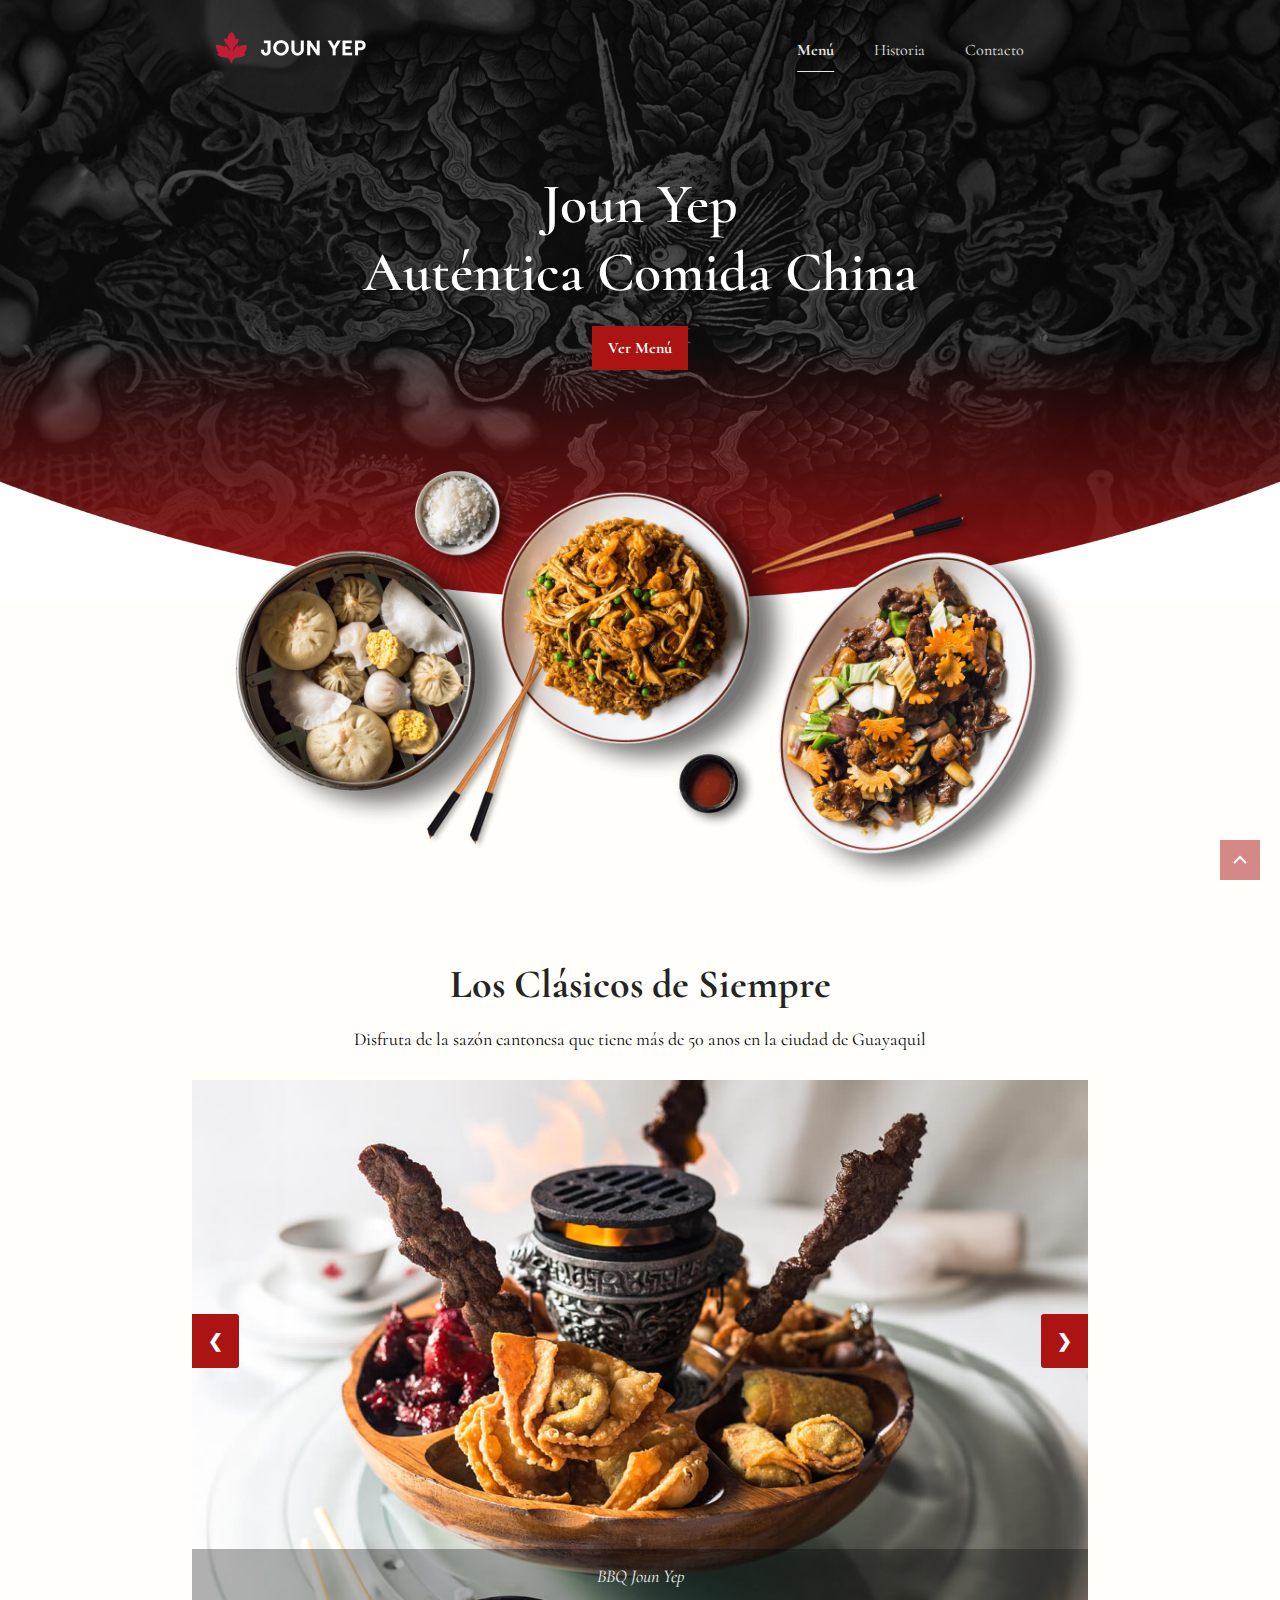
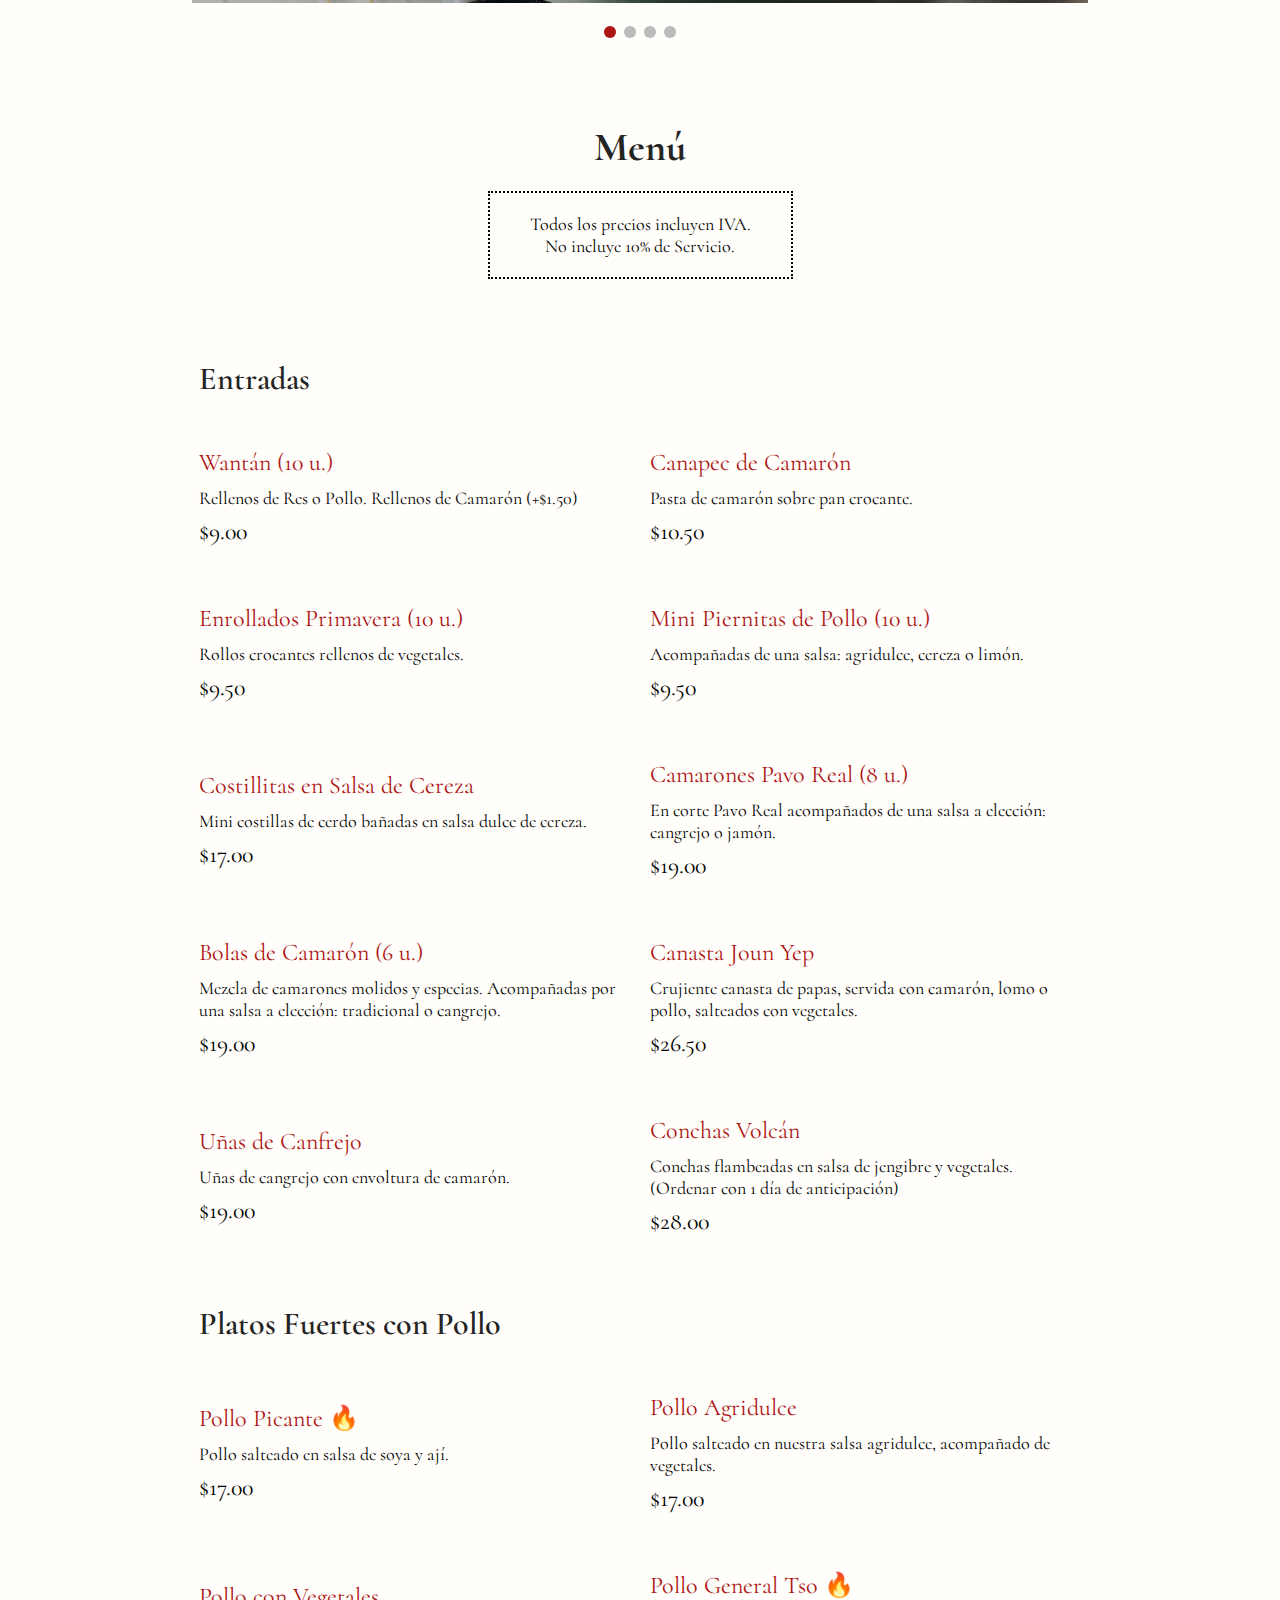
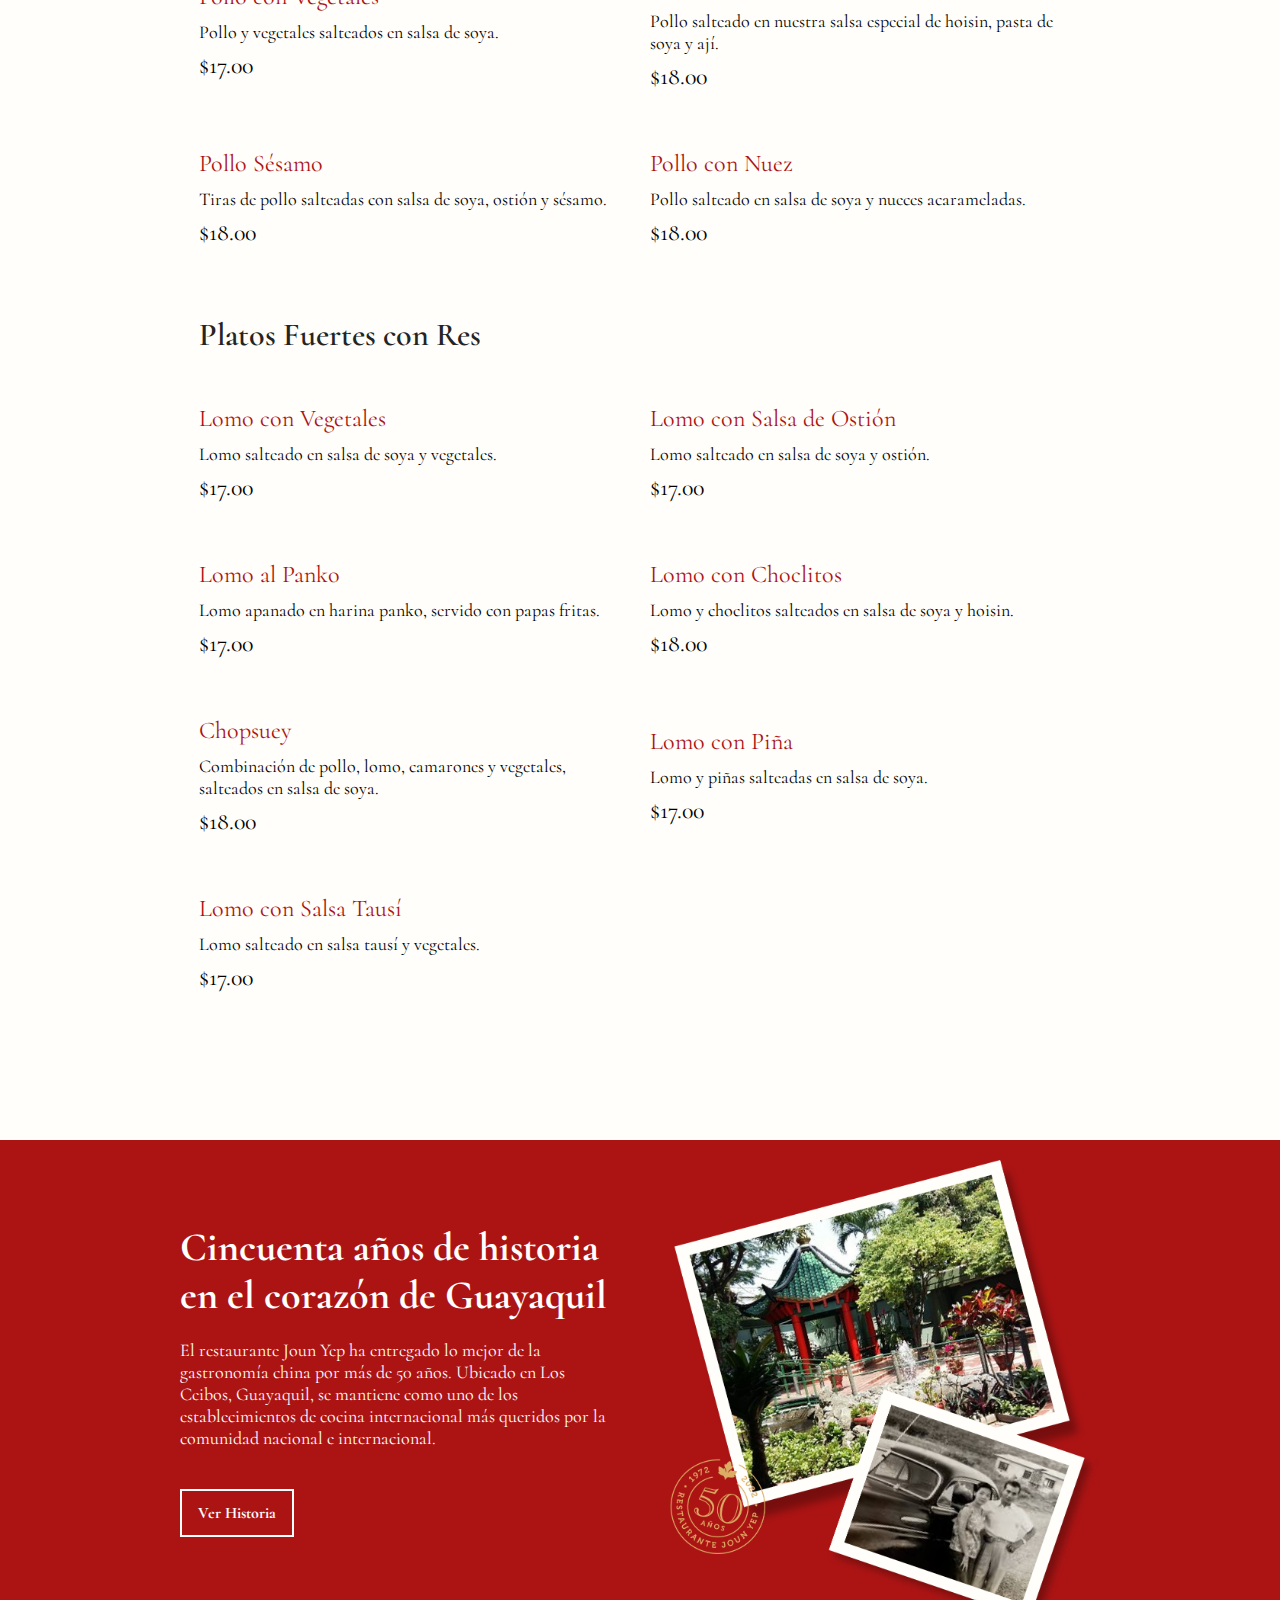
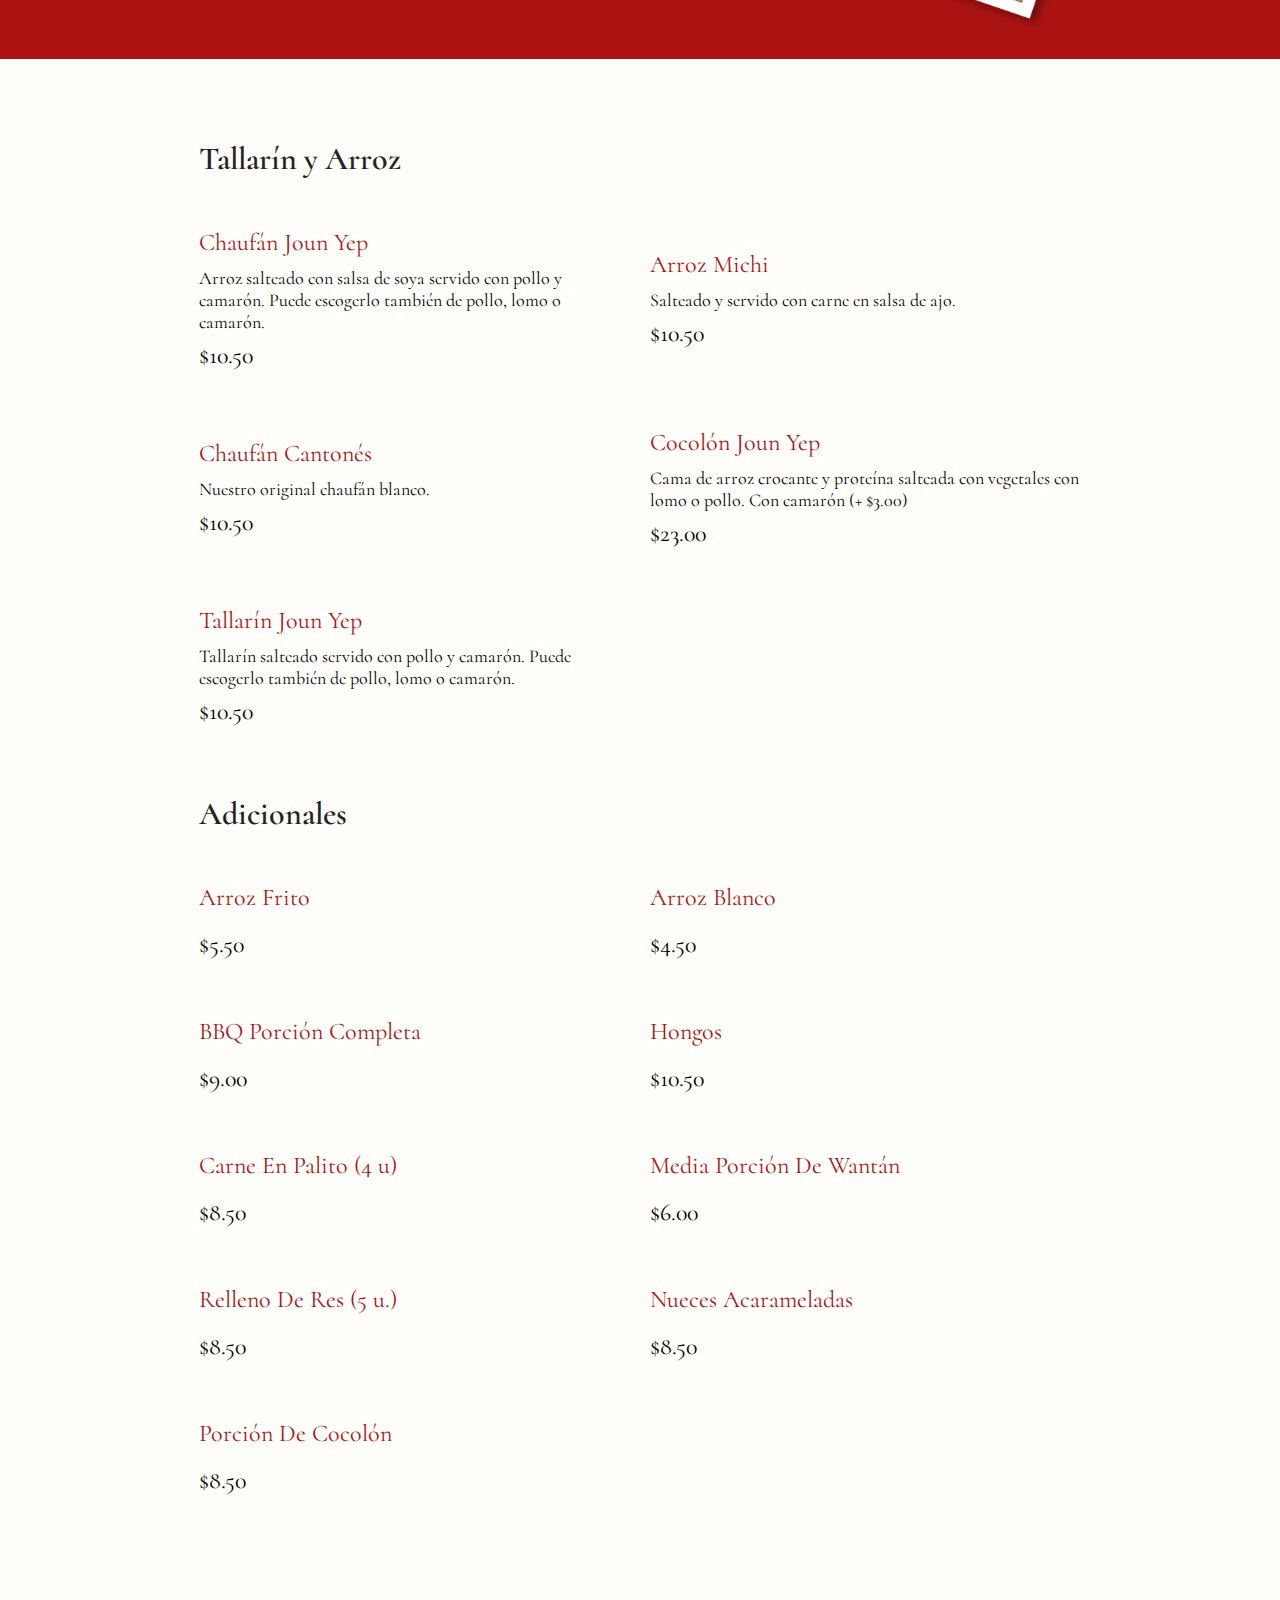
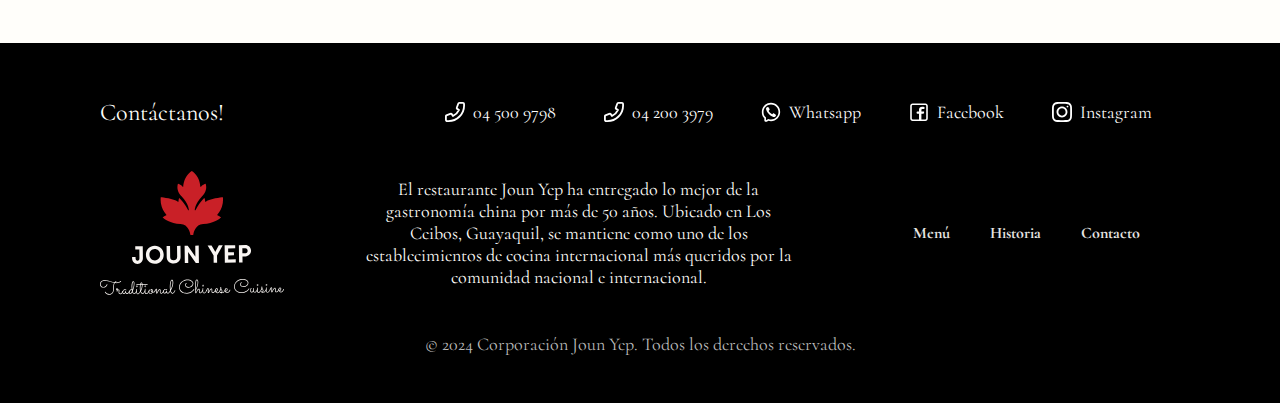
<file: index.html>
<!DOCTYPE html>
<html lang="es">

<head>
    <meta charset="UTF-8">
    <meta http-equiv="X-UA-Compatible" content="IE=edge">
    <meta name="viewport" content="width=device-width, initial-scale=1.0">
    <link rel="stylesheet" href="css/html5reset.css">
    <link rel="stylesheet" href="css/stylesheet.css">
    <link rel="preconnect" href="https://fonts.googleapis.com">
    <link rel="preconnect" href="https://fonts.gstatic.com" crossorigin>
    <link href="https://fonts.googleapis.com/css2?family=Cormorant:ital,wght@0,300..700;1,300..700&display=swap"
        rel="stylesheet">
    <link rel="icon" type="image/x-icon" href="/images/favicon.png">
    <title>Restaurante Joun Yep</title>
</head>

<body>
    <header>
        <div class="hero" id="top">
            <a href="#main" class="skip">Skip to main content</a>
            <nav class="navigation">
                <a href="index.html">
                    <img src="images/logo.png" alt="Logotype" id="logo">
                </a>
                <ul class="nav_links">
                    <li class="nav_item_active"><a href="index.html">Menú</a></li>
                    <li class="nav_item"><a href="historia.html">Historia</a></li>
                    <li class="nav_item"><a href="contacto.html">Contacto</a></li>
                </ul>
            </nav>
            <div class="heading">
                <h1>Joun Yep<br>
                    Auténtica Comida China</h1>
                <div class="button" onclick="window.location.href='#menu';">Ver Menú</div>
            </div>
            <a href="#top">
                <img class="backtop" id="backtop" src="images/Backtop.svg" alt="Back to top button"></a>
        </div>
        <div class="dishes_flex">
            <img class="dishes" src="images/Dishes_header.png" alt="Aerial view of the restaurant's dishes">
        </div>


    </header>


    <main id="main">

        <!-- Area for the 'Classics' gallery -->
        <div class="story_text">
            <h2>Los Clásicos de Siempre</h2>
            <p>Disfruta de la sazón cantonesa que tiene más de 50 anos en la ciudad de Guayaquil</p>
        </div>


        <div class="slideshow-container">

            <div class="mySlides fade">
                <img src="images/Slide1.jpg" style="width:100%"
                    alt="Plato BBQ con carne en palito, wantanes fritos rellenos de chancho, samosas de camaron y rollitos primavera">
                <div class="text">BBQ Joun Yep</div>
            </div>

            <div class="mySlides fade">
                <img src="images/Slide2.jpg" style="width:100%" alt="El clasico chaulafan Joun Yep">
                <div class="text">Chaulafan Joun Yep</div>
            </div>

            <div class="mySlides fade">
                <img src="images/Slide3.jpg" style="width:100%" alt="Pescado al vapor al estilo cantones">
                <div class="text">Pescado al Vapor</div>
            </div>

            <div class="mySlides fade">
                <img src="images/Slide4.jpg" style="width:100%"
                    alt="Sopa de pollo tierno cocido en caldo con especias">
                <div class="text">Sopa en Taza de Bambu</div>
            </div>

            <a class="prev" onclick="plusSlides(-1)">❮</a>
            <a class="next" onclick="plusSlides(1)">❯</a>

        </div>
        <br>

        <div style="text-align:center">
            <span class="dot" onclick="currentSlide(1)"></span>
            <span class="dot" onclick="currentSlide(2)"></span>
            <span class="dot" onclick="currentSlide(3)"></span>
            <span class="dot" onclick="currentSlide(4)"></span>
        </div>





        <!-- Area for the menu p1 -->
        <div class="menu" id="menu">
            <div class="story_text">
                <h2>Menú</h2>
                <p class="iva">Todos los precios incluyen IVA. <br>No incluye 10% de Servicio.</p>
            </div>

            <!-- Category: Entradas -->
            <div class="menu_category">
                <h3>Entradas</h3>
                <div class="category_grid">
                    <!-- Category items -->
                    <div class="category_item">
                        <h4>Wantán (10 u.)</h4>
                        <p>Rellenos de Res o Pollo. Rellenos de Camarón (+$1.50)</p>
                        <p class="price">$9.00</p>
                    </div>
                    <div class="category_item">
                        <h4>Canapec de Camarón</h4>
                        <p>Pasta de camarón sobre pan crocante.</p>
                        <p class="price">$10.50</p>
                    </div>
                    <div class="category_item">
                        <h4>Enrollados Primavera (10 u.)</h4>
                        <p>Rollos crocantes rellenos de vegetales.</p>
                        <p class="price">$9.50</p>
                    </div>
                    <div class="category_item">
                        <h4>Mini Piernitas de Pollo (10 u.)</h4>
                        <p>Acompañadas de una salsa: agridulce, cereza o limón.</p>
                        <p class="price">$9.50</p>
                    </div>
                    <div class="category_item">
                        <h4>Costillitas en Salsa de Cereza</h4>
                        <p>Mini costillas de cerdo bañadas en salsa dulce de cereza.</p>
                        <p class="price">$17.00</p>
                    </div>
                    <div class="category_item">
                        <h4>Camarones Pavo Real (8 u.)</h4>
                        <p>En corte Pavo Real acompañados de una salsa a elección: cangrejo o jamón.</p>
                        <p class="price">$19.00</p>
                    </div>
                    <div class="category_item">
                        <h4>Bolas de Camarón (6 u.)</h4>
                        <p>Mezcla de camarones molidos y especias. Acompañadas por una salsa a elección: tradicional o
                            cangrejo.</p>
                        <p class="price">$19.00</p>
                    </div>
                    <div class="category_item">
                        <h4>Canasta Joun Yep</h4>
                        <p>Crujiente canasta de papas, servida con camarón, lomo o pollo, salteados con vegetales. </p>
                        <p class="price">$26.50</p>
                    </div>
                    <div class="category_item">
                        <h4>Uñas de Canfrejo</h4>
                        <p>Uñas de cangrejo con envoltura de camarón.</p>
                        <p class="price">$19.00</p>
                    </div>
                    <div class="category_item">
                        <h4>Conchas Volcán</h4>
                        <p>Conchas flambeadas en salsa de jengibre y vegetales. (Ordenar con 1 día de anticipación)</p>
                        <p class="price">$28.00</p>
                    </div>
                </div>
            </div>

            <!-- Category: Platos Fuertes: Pollo -->
            <div class="menu_category">
                <h3>Platos Fuertes con Pollo</h3>
                <div class="category_grid">
                    <!-- Category items -->
                    <div class="category_item">
                        <h4>Pollo Picante 🔥</h4>
                        <p>Pollo salteado en salsa de soya y ají.</p>
                        <p class="price">$17.00</p>
                    </div>
                    <div class="category_item">
                        <h4>Pollo Agridulce</h4>
                        <p>Pollo salteado en nuestra salsa agridulce, acompañado de vegetales.</p>
                        <p class="price">$17.00</p>
                    </div>
                    <div class="category_item">
                        <h4>Pollo con Vegetales</h4>
                        <p>Pollo y vegetales salteados en salsa de soya.</p>
                        <p class="price">$17.00</p>
                    </div>
                    <div class="category_item">
                        <h4>Pollo General Tso 🔥</h4>
                        <p>Pollo salteado en nuestra salsa especial de hoisin, pasta de soya y ají.</p>
                        <p class="price">$18.00</p>
                    </div>
                    <div class="category_item">
                        <h4>Pollo Sésamo</h4>
                        <p>Tiras de pollo salteadas con salsa de soya, ostión y sésamo.</p>
                        <p class="price">$18.00</p>
                    </div>
                    <div class="category_item">
                        <h4>Pollo con Nuez</h4>
                        <p>Pollo salteado en salsa de soya y nueces acarameladas. </p>
                        <p class="price">$18.00</p>
                    </div>
                </div>
            </div>

            <!-- Category: Platos Fuertes: Res -->
            <div class="menu_category">
                <h3>Platos Fuertes con Res</h3>
                <div class="category_grid">
                    <!-- Category items -->
                    <div class="category_item">
                        <h4>Lomo con Vegetales</h4>
                        <p>Lomo salteado en salsa de soya y vegetales.</p>
                        <p class="price">$17.00</p>
                    </div>

                    <div class="category_item">
                        <h4>Lomo con Salsa de Ostión</h4>
                        <p>Lomo salteado en salsa de soya y ostión.</p>
                        <p class="price">$17.00</p>
                    </div>

                    <div class="category_item">
                        <h4>Lomo al Panko</h4>
                        <p>Lomo apanado en harina panko, servido con papas fritas.</p>
                        <p class="price">$17.00</p>
                    </div>

                    <div class="category_item">
                        <h4>Lomo con Choclitos</h4>
                        <p>Lomo y choclitos salteados en salsa de soya y hoisin.</p>
                        <p class="price">$18.00</p>
                    </div>

                    <div class="category_item">
                        <h4>Chopsuey</h4>
                        <p>Combinación de pollo, lomo, camarones y vegetales, salteados en salsa de soya.</p>
                        <p class="price">$18.00</p>
                    </div>

                    <div class="category_item">
                        <h4>Lomo con Piña</h4>
                        <p>Lomo y piñas salteadas en salsa de soya.</p>
                        <p class="price">$17.00</p>
                    </div>

                    <div class="category_item">
                        <h4>Lomo con Salsa Tausí</h4>
                        <p>Lomo salteado en salsa tausí y vegetales.</p>
                        <p class="price">$17.00</p>
                    </div>
                </div>
            </div>

        </div>


        <!-- Area for History -->
        <div class="highlight">
            <div class="highlight_text">
                <h2>Cincuenta años de historia en el corazón de Guayaquil</h2>
                <p>El restaurante Joun Yep ha entregado lo mejor de la gastronomía china por más de 50 años. Ubicado en
                    Los Ceibos, Guayaquil, se mantiene como uno de los establecimientos de cocina internacional más
                    queridos por la comunidad nacional e internacional.</p>
                <a href="/Historia.html" class="button_ghost">Ver Historia</a>
            </div>
            <div class="highlight_image">
                <img src="images/History_A.png" alt="Polaroids that show the restaurant and its founders" width="800">
            </div>

        </div>

        <!-- Area for the menu P2 -->
        <div class="menu">

            <!-- Category: Entradas -->
            <div class="menu_category">
                <h3>Tallarín y Arroz</h3>
                <div class="category_grid">
                    <!-- Category items -->
                    <div class="category_item">
                        <h4>Chaufán Joun Yep</h4>
                        <p>Arroz salteado con salsa de soya servido con pollo y camarón. Puede escogerlo también de
                            pollo, lomo o camarón.</p>
                        <p class="price">$10.50</p>
                    </div>

                    <div class="category_item">
                        <h4>Arroz Michi</h4>
                        <p>Salteado y servido con carne en salsa de ajo.</p>
                        <p class="price">$10.50</p>
                    </div>

                    <div class="category_item">
                        <h4>Chaufán Cantonés</h4>
                        <p>Nuestro original chaufán blanco.</p>
                        <p class="price">$10.50</p>
                    </div>

                    <div class="category_item">
                        <h4>Cocolón Joun Yep</h4>
                        <p>Cama de arroz crocante y proteína salteada con vegetales con lomo o pollo. Con camarón (+
                            $3.00)
                        </p>
                        <p class="price">$23.00</p>
                    </div>

                    <div class="category_item">
                        <h4>Tallarín Joun Yep</h4>
                        <p>Tallarín salteado servido con pollo y camarón. Puede escogerlo también de pollo, lomo o
                            camarón.</p>
                        <p class="price">$10.50</p>
                    </div>
                </div>
            </div>

            <!-- Category: Platos Fuertes: Pollo -->
            <div class="menu_category">
                <h3>Adicionales</h3>
                <div class="category_grid">
                    <!-- Category items -->
                    <div class="category_item">
                        <h4>Arroz Frito</h4>
                        <p></p>
                        <p class="price">$5.50</p>
                    </div>

                    <div class="category_item">
                        <h4>Arroz Blanco</h4>
                        <p></p>
                        <p class="price">$4.50</p>
                    </div>

                    <div class="category_item">
                        <h4>BBQ Porción Completa</h4>
                        <p></p>
                        <p class="price">$9.00</p>
                    </div>

                    <div class="category_item">
                        <h4>Hongos</h4>
                        <p></p>
                        <p class="price">$10.50</p>
                    </div>

                    <div class="category_item">
                        <h4>Carne En Palito (4 u)</h4>
                        <p></p>
                        <p class="price">$8.50</p>
                    </div>

                    <div class="category_item">
                        <h4>Media Porción De Wantán</h4>
                        <p></p>
                        <p class="price">$6.00</p>
                    </div>

                    <div class="category_item">
                        <h4>Relleno De Res (5 u.)</h4>
                        <p></p>
                        <p class="price">$8.50</p>
                    </div>

                    <div class="category_item">
                        <h4>Nueces Acarameladas</h4>
                        <p></p>
                        <p class="price">$8.50</p>
                    </div>

                    <div class="category_item">
                        <h4>Porción De Cocolón</h4>
                        <p></p>
                        <p class="price">$8.50</p>
                    </div>

                </div>
            </div>
        </div>
    </main>

    <footer>
        <div class="contact_section">
            <h4>Contáctanos!</h4>
            <br>
            <div class="options_grid">
                <a href="tel:045009798">
                    <div class="contact_option">
                        <img src="images/Icon_phone.svg" alt="Icon of a phone">
                        <p>04 500 9798</p>
                    </div>
                </a>
                <a href="tel:042003979">
                    <div class="contact_option">
                        <img src="images/Icon_phone.svg" alt="Icon of a phone">
                        <p>04 200 3979</p>
                    </div>
                </a>
                <a href="https://wa.me/123456789" target="blank">
                    <div class="contact_option">
                        <img src="images/Icon_whatsapp.svg" alt="Whatsapp Icon">
                        <p>Whatsapp</p>
                    </div>
                </a>
                <a href="https://www.facebook.com/people/Restaurant-Joun-Yep/100063608375592/?sk=about" target="blank">
                    <div class="contact_option">
                        <img src="images/Icon_facebook.svg" alt="Facebook Icon">
                        <p>Facebook</p>
                    </div>
                </a>
                <a href="https://www.instagram.com/jounyep/?hl=en" target="blank">
                    <div class="contact_option">
                        <img src="images/Icon_instagram.svg" alt="Instagram Icon">
                        <p>Instagram</p>
                    </div>

                </a>
            </div>
        </div>
        <div class="info_section">
            <img src="images/Footer_logo.svg" alt="Logo">
            <br>
            <p>El restaurante Joun Yep ha entregado lo mejor de la gastronomía china por más de 50 años. Ubicado en
                Los Ceibos, Guayaquil, se mantiene como uno de los establecimientos de cocina internacional más
                queridos por la comunidad nacional e internacional.</p>
            <br>
            <ul class="nav_links">
                <li class="nav_item"><a href="index.html">Menú</a></li>
                <li class="nav_item"><a href="historia.html">Historia</a></li>
                <li class="nav_item"><a href="contacto.html">Contacto</a></li>
            </ul>
        </div>
        <p class="copyright">© 2024 Corporación Joun Yep. Todos los derechos reservados.</p>


    </footer>


    <script src="js/javascript.js"></script>


</body>

</html>
</file>
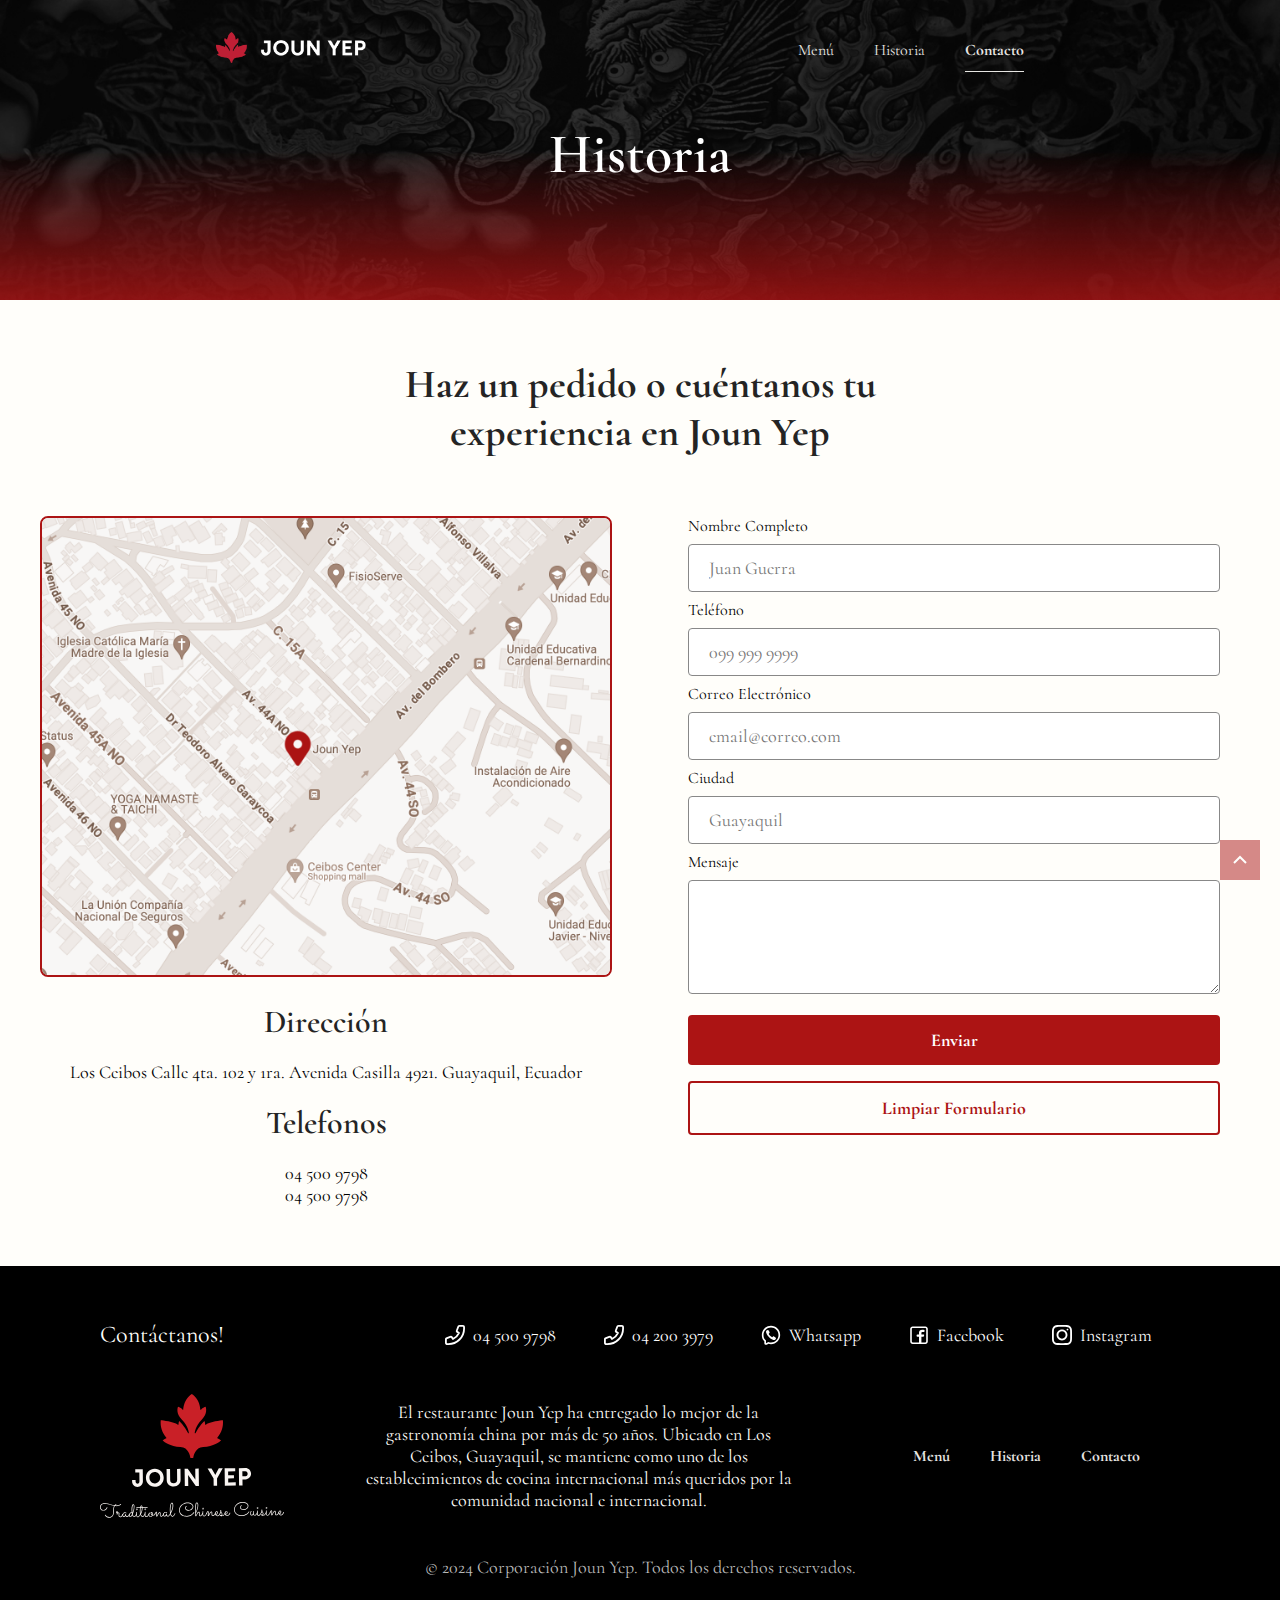
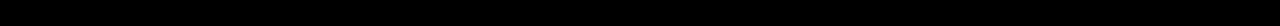
<file: contacto.html>
<!DOCTYPE html>
<html lang="es">

<head>
    <meta charset="UTF-8">
    <meta http-equiv="X-UA-Compatible" content="IE=edge">
    <meta name="viewport" content="width=device-width, initial-scale=1.0">
    <link rel="stylesheet" href="css/html5reset.css">
    <link rel="stylesheet" href="css/stylesheet.css">
    <link rel="preconnect" href="https://fonts.googleapis.com">
    <link rel="preconnect" href="https://fonts.gstatic.com" crossorigin>
    <link href="https://fonts.googleapis.com/css2?family=Cormorant:ital,wght@0,300..700;1,300..700&display=swap"
        rel="stylesheet">
    <link rel="icon" type="image/x-icon" href="/images/favicon.png">
    <title>Contacto</title>
</head>

<body>
    <header>
        <div class="hero_internal">
            <a href="#main" class="skip">Skip to main content</a>
            <nav class="navigation">
                <a href="index.html">
                    <img src="images/logo.png" alt="Logotype" id="logo">
                </a>
                <ul class="nav_links">
                    <li class="nav_item"><a href="index.html">Menú</a></li>
                    <li class="nav_item"><a href="historia.html">Historia</a></li>
                    <li class="nav_item_active"><a href="contacto.html">Contacto</a></li>
                </ul>
            </nav>
            <div class="heading">
                <h1>Historia</h1>
            </div>
            <a href="#top">
                <img class="backtop" id="backtop" src="images/Backtop.svg" alt="Back to top button"></a>
        </div>

    </header>

    <main id="main">

        <div class="story_text">
            <h2>Haz un pedido o cuéntanos tu<br> experiencia en Joun Yep</h2>
        </div>

        <div class="contact_information">

            <div class="direccion">
                <a href="https://maps.app.goo.gl/PwibVXVzwieduk246" target="_blank">
                    <img src="images/map.png" style="width: 600px; height: auto;"
                        alt="Google Map image with a location pin">
                </a>
                <br>
                <h3>Dirección</h3>
                <br>
                <a href="https://maps.app.goo.gl/PwibVXVzwieduk246" target="_blank">
                    <p>Los Ceibos
                        Calle 4ta. 102 y 1ra. Avenida
                        Casilla 4921.
                        Guayaquil, Ecuador</p>
                </a>
                <br>

                <h3>Telefonos</h3>
                <br>
                <a href="tel:045009798">
                    <p>04 500 9798</p>
                </a>
                <a href="tel:042003979">
                    <p>04 500 9798</p>
                </a>
                <br>

            </div>

            <div class="form">
                <form id="contactForm" action="https://formspree.io/f/mjvnjbdn" method="POST">

                    <label for="firstName">Nombre Completo</label><br>
                    <input type="text" name="firstName" id="firstName" placeholder="Juan Guerra" required>

                    <label for="phoneNumber">Teléfono</label><br>
                    <input type="tel" name="phoneNumber" id="phoneNumber" placeholder="099 999 9999">

                    <label for="emailAddress">Correo Electrónico</label><br>
                    <input type="email" name="emailAddress" id="emailAddress" placeholder="email@correo.com" required>

                    <label for="cityName">Ciudad</label><br>
                    <input type="text" name="cityName" id="cityName" placeholder="Guayaquil" required>

                    <label for="message">Mensaje</label><br>
                    <textarea name="message" id="message" rows="4" cols="50" required></textarea>

                    <input type="submit" id="Enviar" value="Enviar">
                    <input type="reset" value="Limpiar Formulario" id="resetBtn">
                </form>
            </div>
        </div>
    </main>

    <footer>
        <div class="contact_section">
            <h4>Contáctanos!</h4>
            <br>
            <div class="options_grid">
                <a href="tel:045009798">
                    <div class="contact_option">
                        <img src="images/Icon_phone.svg" alt="Icon of a phone">
                        <p>04 500 9798</p>
                    </div>
                </a>
                <a href="tel:042003979">
                    <div class="contact_option">
                        <img src="images/Icon_phone.svg" alt="Icon of a phone">
                        <p>04 200 3979</p>
                    </div>
                </a>
                <a href="https://wa.me/123456789" target="blank">
                    <div class="contact_option">
                        <img src="images/Icon_whatsapp.svg" alt="Whatsapp Icon">
                        <p>Whatsapp</p>
                    </div>
                </a>
                <a href="https://www.facebook.com/people/Restaurant-Joun-Yep/100063608375592/?sk=about" target="blank">
                    <div class="contact_option">
                        <img src="images/Icon_facebook.svg" alt="Facebook Icon">
                        <p>Facebook</p>
                    </div>
                </a>
                <a href="https://www.instagram.com/jounyep/?hl=en" target="blank">
                    <div class="contact_option">
                        <img src="images/Icon_instagram.svg" alt="Instagram Icon">
                        <p>Instagram</p>
                    </div>

                </a>
            </div>
        </div>
        <div class="info_section">
            <img src="images/Footer_logo.svg" alt="Logo">
            <br>
            <p>El restaurante Joun Yep ha entregado lo mejor de la gastronomía china por más de 50 años. Ubicado en
                Los Ceibos, Guayaquil, se mantiene como uno de los establecimientos de cocina internacional más
                queridos por la comunidad nacional e internacional.</p>
            <br>
            <ul class="nav_links">
                <li class="nav_item"><a href="index.html">Menú</a></li>
                <li class="nav_item"><a href="historia.html">Historia</a></li>
                <li class="nav_item"><a href="contacto.html">Contacto</a></li>
            </ul>
        </div>
        <p class="copyright">© 2024 Corporación Joun Yep. Todos los derechos reservados.</p>


    </footer>

    <script src="js/javascript2.js"></script>


</body>

</html>
</file>
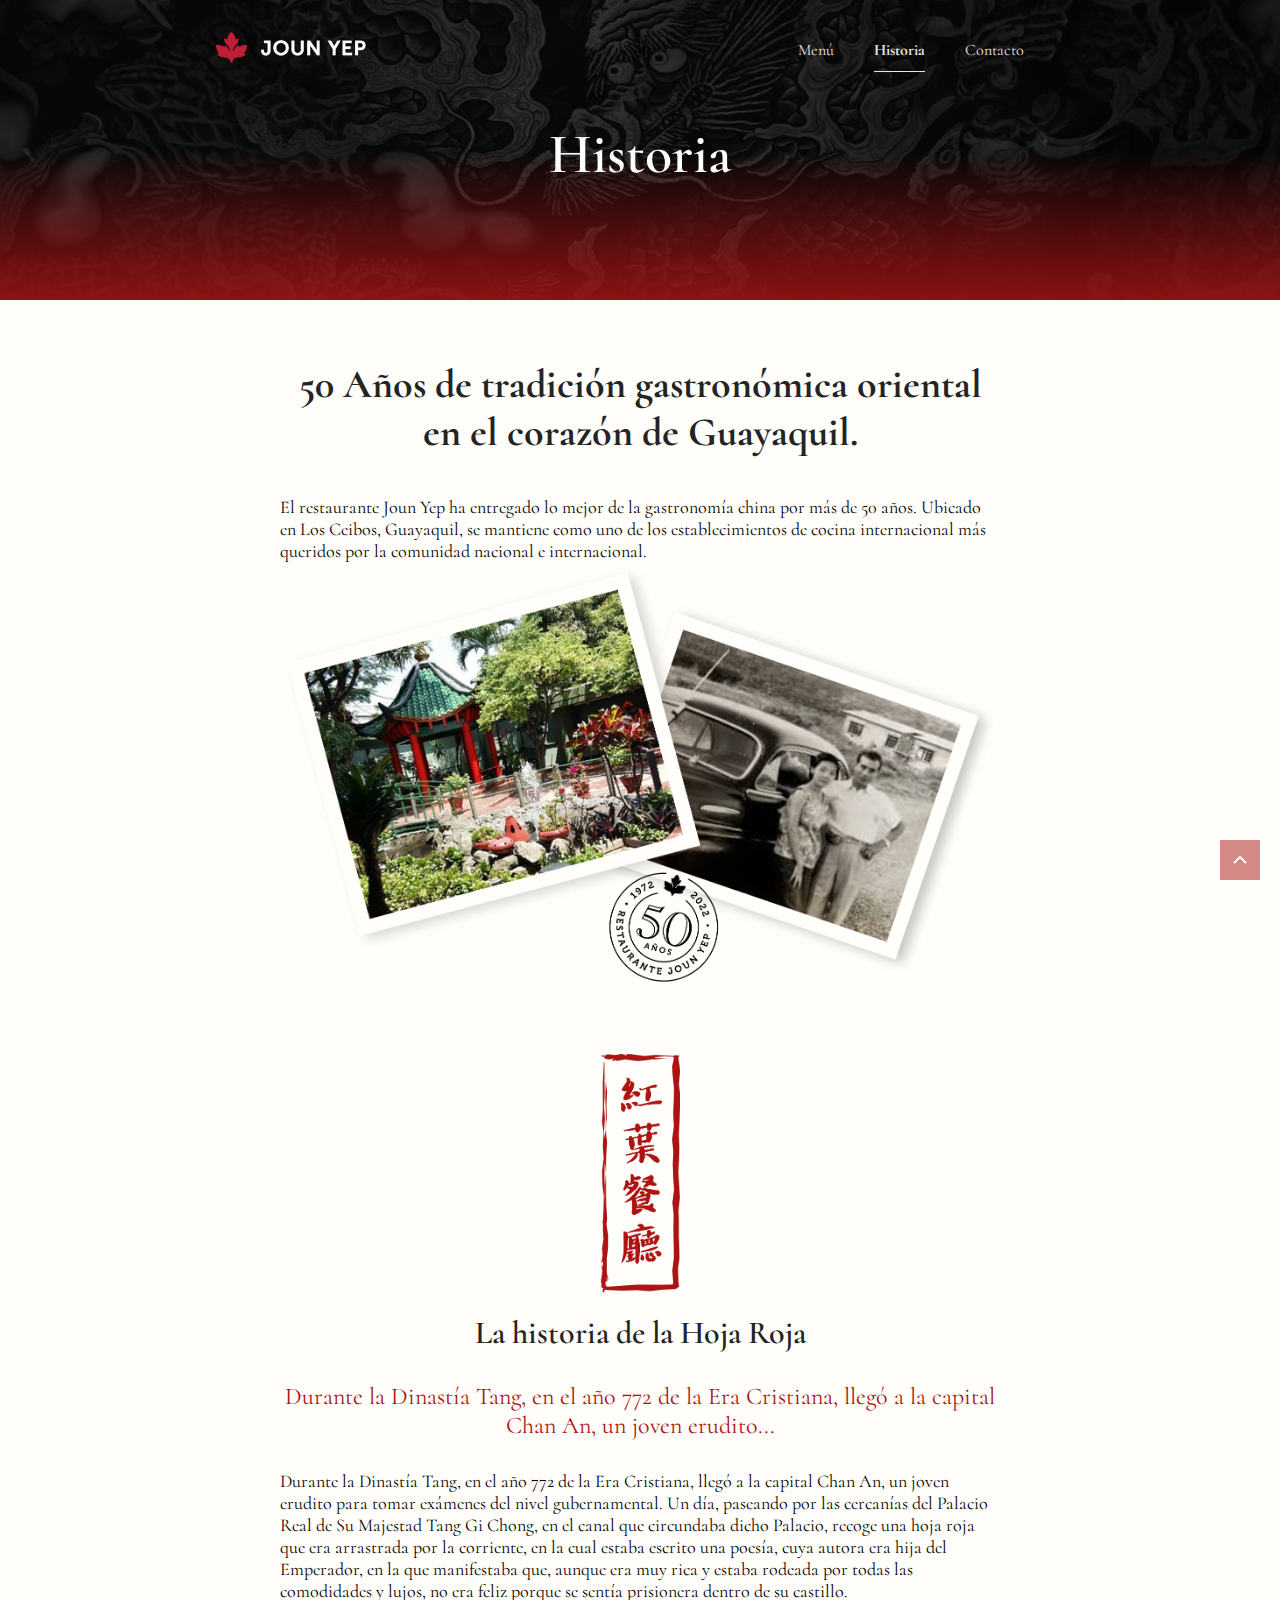
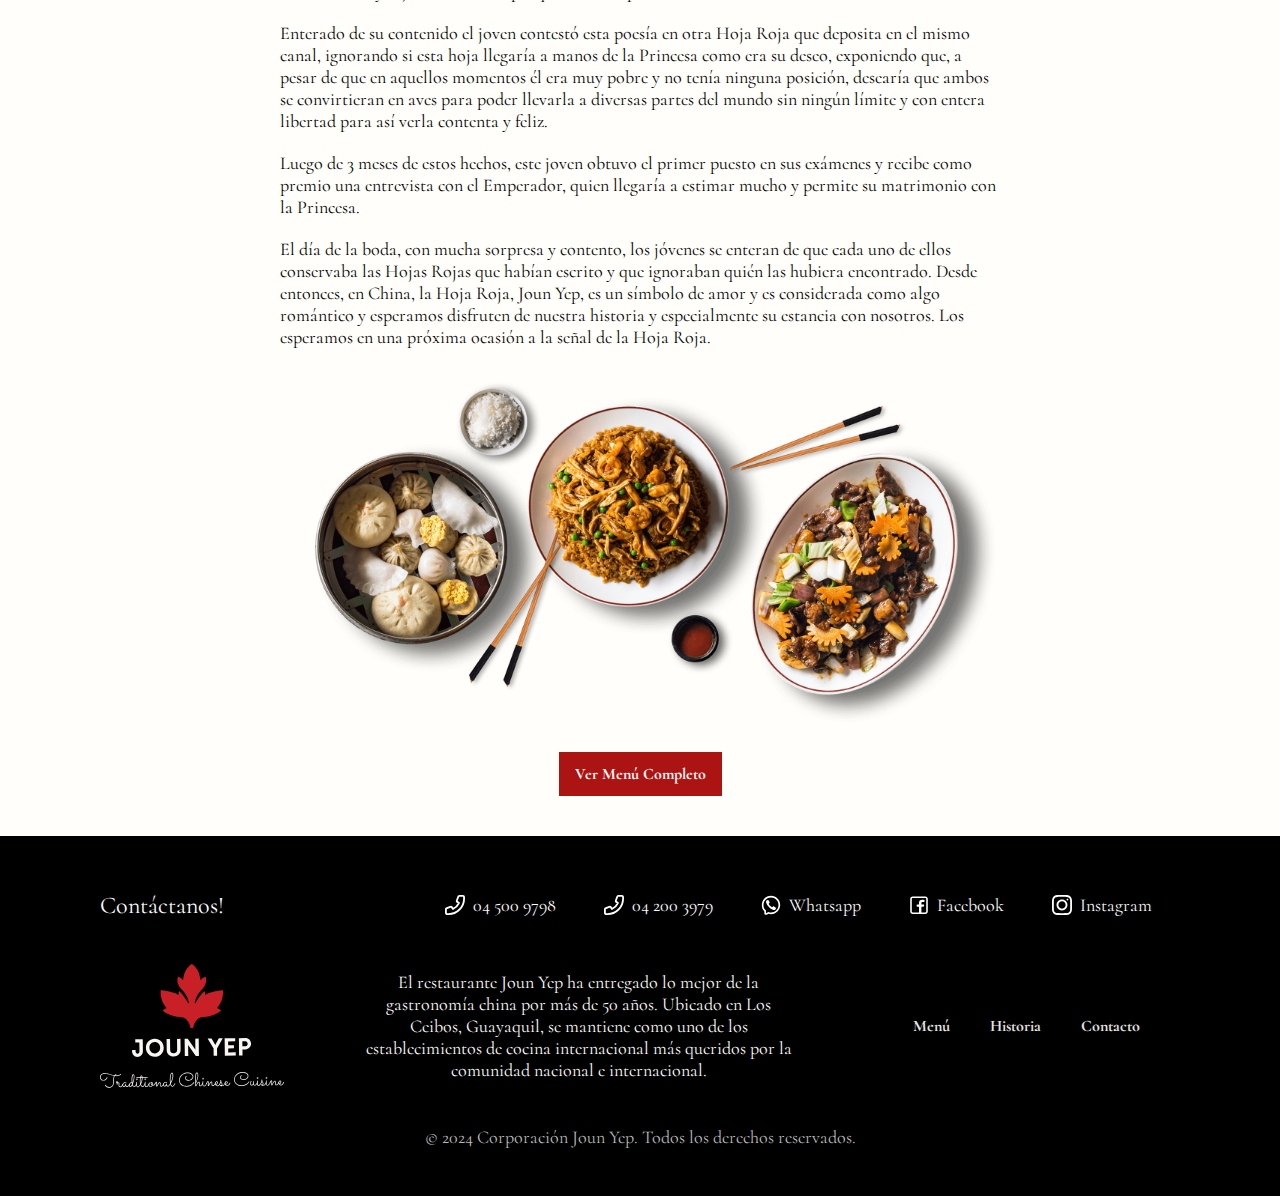
<file: historia.html>
<!DOCTYPE html>
<html lang="es">

<head>
    <meta charset="UTF-8">
    <meta http-equiv="X-UA-Compatible" content="IE=edge">
    <meta name="viewport" content="width=device-width, initial-scale=1.0">
    <link rel="stylesheet" href="css/html5reset.css">
    <link rel="stylesheet" href="css/stylesheet.css">
    <link rel="preconnect" href="https://fonts.googleapis.com">
    <link rel="preconnect" href="https://fonts.gstatic.com" crossorigin>
    <link href="https://fonts.googleapis.com/css2?family=Cormorant:ital,wght@0,300..700;1,300..700&display=swap"
        rel="stylesheet">
    <link rel="icon" type="image/x-icon" href="/images/favicon.png">
    <title>Historia</title>
</head>

<body>
    <header>
        <div class="hero_internal">
            <a href="#main" class="skip">Skip to main content</a>
            <nav class="navigation">
                <a href="index.html">
                    <img src="images/logo.png" alt="Logotype" id="logo">
                </a>
                <ul class="nav_links">
                    <li class="nav_item"><a href="index.html">Menú</a></li>
                    <li class="nav_item_active"><a href="historia.html">Historia</a></li>
                    <li class="nav_item"><a href="contacto.html">Contacto</a></li>
                </ul>
            </nav>
            <div class="heading">
                <h1>Historia</h1>
            </div>
            <a href="#top">
                <img class="backtop" id="backtop" src="images/Backtop.svg" alt="Back to top button"></a>
        </div>

    </header>

    <main id="main">
        <div class="story_text">
            <h2>50 Años de tradición gastronómica oriental
                en el corazón de Guayaquil.</h2>
            <br>
            <p>El restaurante Joun Yep ha entregado lo mejor de la gastronomía china por más de 50 años. Ubicado en Los Ceibos, Guayaquil, se mantiene como uno de los establecimientos de cocina internacional más queridos por la comunidad nacional e internacional.</p>
            <img src="images/History_B.png" alt="Polaroids that show the restaurant and its founders" width="800">

        </div>

        <div class="story_text">

            <img src="images/Characters.png" alt="Four Chinese characters that spell Joun Yep or Red leaf" width="80">

            <br>
            <h3>La historia de la Hoja Roja</h3>
            <br>
            <h4>Durante la Dinastía Tang, en el año 772 de la Era Cristiana, llegó a la capital Chan An, un joven
                erudito...</h4>
            <br>
            <p>Durante la Dinastía Tang, en el año 772 de la Era Cristiana, llegó a la capital Chan An, un joven
                erudito
                para tomar exámenes del nivel gubernamental. Un día, paseando por las cercanías del Palacio Real de
                Su
                Majestad Tang Gi Chong, en el canal que circundaba dicho Palacio, recoge una hoja roja que era
                arrastrada por la corriente, en la cual estaba escrito una poesía, cuya autora era hija del
                Emperador,
                en la que manifestaba que, aunque era muy rica y estaba rodeada por todas las comodidades y lujos,
                no
                era feliz porque se sentía prisionera dentro de su castillo.</p>
            <br>

            <p>Enterado de su contenido el joven contestó esta poesía en otra Hoja Roja que deposita en el mismo
                canal,
                ignorando si esta hoja llegaría a manos de la Princesa como era su deseo, exponiendo que, a pesar de
                que
                en aquellos momentos él era muy pobre y no tenía ninguna posición, desearía que ambos se
                convirtieran en
                aves para poder llevarla a diversas partes del mundo sin ningún límite y con entera libertad para
                así
                verla contenta y feliz.</p>
            <br>

            <p>Luego de 3 meses de estos hechos, este joven obtuvo el primer puesto en sus exámenes y recibe como
                premio
                una entrevista con el Emperador, quien llegaría a estimar mucho y permite su matrimonio con la
                Princesa.
            </p>
            <br>

            <p>El día de la boda, con mucha sorpresa y contento, los jóvenes se enteran de que cada uno de ellos
                conservaba
                las Hojas Rojas que habían escrito y que ignoraban quién las hubiera encontrado. Desde entonces, en
                China,
                la Hoja Roja, Joun Yep, es un símbolo de amor y es considerada como algo romántico y
                esperamos disfruten de nuestra historia y especialmente su estancia con nosotros. Los esperamos en
                una
                próxima ocasión a la señal de la Hoja Roja.</p>
            <br>

            <div class="dishes2">
                <img src="images/Dishes_header.png" alt="Aerial view of the restaurant's dishes" width="1200">


                <a href="index.html" class="button">Ver Menú Completo</a>

            </div>
        </div>

    </main>

    <footer>
        <div class="contact_section">
            <h4>Contáctanos!</h4>
            <br>
            <div class="options_grid">
                <a href="tel:045009798">
                    <div class="contact_option">
                        <img src="images/Icon_phone.svg" alt="Icon of a phone">
                        <p>04 500 9798</p>
                    </div>
                </a>
                <a href="tel:042003979">
                    <div class="contact_option">
                        <img src="images/Icon_phone.svg" alt="Icon of a phone">
                        <p>04 200 3979</p>
                    </div>
                </a>
                <a href="https://wa.me/123456789" target="blank">
                    <div class="contact_option">
                        <img src="images/Icon_whatsapp.svg" alt="Whatsapp Icon">
                        <p>Whatsapp</p>
                    </div>
                </a>
                <a href="https://www.facebook.com/people/Restaurant-Joun-Yep/100063608375592/?sk=about" target="blank">
                <div class="contact_option">
                    <img src="images/Icon_facebook.svg" alt="Facebook Icon">
                    <p>Facebook</p>
                </div>
            </a>
                <a href="https://www.instagram.com/jounyep/?hl=en" target="blank">
                    <div class="contact_option">
                        <img src="images/Icon_instagram.svg" alt="Instagram Icon">
                        <p>Instagram</p>
                    </div>

                </a>
            </div>
        </div>
        <div class="info_section">
            <img src="images/Footer_logo.svg" alt="Logo">
            <br>
            <p>El restaurante Joun Yep ha entregado lo mejor de la gastronomía china por más de 50 años. Ubicado en
                Los Ceibos, Guayaquil, se mantiene como uno de los establecimientos de cocina internacional más
                queridos por la comunidad nacional e internacional.</p>
            <br>
            <ul class="nav_links">
                <li class="nav_item"><a href="index.html">Menú</a></li>
                <li class="nav_item"><a href="historia.html">Historia</a></li>
                <li class="nav_item"><a href="contacto.html">Contacto</a></li>
            </ul>
        </div>
        <p class="copyright">© 2024 Corporación Joun Yep. Todos los derechos reservados.</p>


    </footer>



</body>

</html>
</file>
<file: css/stylesheet.css>
body {
    background-color: #FFFEFA;
    font-family: Cormorant, Arial, Helvetica, sans-serif;
}


footer {
    background-color: black;
    color: #FFFEFA;
    padding: 40px 20px;
}


/* STYLING FOR THE HOMEPAGE HEADER */

.hero {
    background-image: url("../images/menuheading6.jpg");
    background-position: center;
    background-size: cover;
    display: block;
    background-color: black;
    height: 600px;
    padding: 0 20px;
}

.dishes {
    width: 100%;
    margin-top: -20%;
    margin-left: auto;
    margin-right: auto;
    max-width: none;
}

.dishes_flex {
    display: flex;
    align-items: center;
}

.heading {
    display: flex;
    flex-direction: column;
    align-items: center;
    justify-content: center;
    height: 400px;
}

.button {
    font-size: 16px;
    font-weight: bold;
    font-family: Cormorant, Arial, Helvetica, sans-serif;
    background-color: #AC1414;
    color: #FFFEFA;
    padding: 12px 16px;
    box-sizing: border-box;
    margin: 20px 0;
    border: none;
    transition: background-color 0.3s ease;
}

.button:hover {
    background-color: #900c0c;
}

/* STYLING FOR THE INTERNAL PAGE HEADER */

.hero_internal {
    background-image: url("../images/menuheading_internal.jpg");
    background-repeat: none;
    background-position: center;
    background-size: cover;
    display: block;
    background-color: black;
    height: 300px;
    padding: 0 20px;
}

.hero_internal .heading {
    display: block;
    padding: 40px;
}


/* STYLING FOR THE NAV BAR */

.nav_links {
    display: flex;
    flex-direction: row;
    justify-content: flex-end;
    padding: 20px;
}

.nav_links a {
    color: #FFFEFA;
    text-decoration: none;
    padding: 20px;
    opacity: 0.9;
    transition: opacity 0.3s ease;
}

.nav_links a:hover {
    opacity: 1;
}

.nav_links .nav_item_active a {
    text-decoration: underline;
    text-underline-offset: 16px;
    font-weight: bold;
}

.navigation {
    display: flex;
    flex-wrap: wrap;
    justify-content: space-around;
    align-items: center;
    padding-top: 20px;
}

.nav_item {
    color: white;
}

#logo {
    width: 150px;
}

.backtop {
    position: fixed;
    bottom: 20px;
    right: 20px;
    width: 40px;
    height: 40px;
    z-index: 1000;
    opacity: 0.5;
    transition: opacity 0.3s ease-in-out;

}

.backtop:hover {
    opacity: 1;
    transition: opacity 0.3s ease-in-out;
}


/* STYLING FOR THE SKIP TO MAIN FUNCTION. HIDDEN AND FOCUS*/


.skip {
    position: absolute;
    left: -10000px;
    top: auto;
    width: 1px;
    height: 1px;
    overflow: hidden;
    padding: 8px 16px;
    color: white;
    text-decoration: none;
    border: none;
    background-color: #AC1414;
}

.skip:focus {
    position: static;
    width: auto;
    height: auto;
}


/* GENERAL HEADING AND TEXT STYLES */

h1 {
    font-size: 56px;
    font-weight: 600;
    text-align: center;
    color: white;
}

h2 {
    font-size: 40px;
    font-weight: bold;
    text-align: center;
    color: rgb(36, 36, 36);
    padding-bottom: 20px;
}

h3 {
    font-size: 32px;
    font-weight: 600;
    text-align: center;
    color: rgb(36, 36, 36);
}

h4 {
    font-size: 24px;
    font-weight: normal;
    text-align: center;
    color: #AC1414;
    padding: 10px 0;
}


p {
    font-size: 18px;
    text-align: center;
}



/* STYLING FOR 'CLASICOS' HIGHLIGHT SECTION. GROUP A IS THE TEXT AND GROUP B THE SLIDESHOW */

/* GROUP A */

.story_text {
    margin-top: 60px;
    margin-left: 20px;
    margin-right: 20px;
    margin-bottom: 20px;
    display: flex;
    flex-direction: column;
    justify-content: center;
    align-items: center;
    text-align: center;
}

.dishes2 {
    display: flex;
    flex-direction: column;
    align-items: center;
}

.slideshow-container * {
    box-sizing: border-box;
    margin-top: 10px;
}

.mySlides {
    display: none;
}

.slideshow-container img {
    vertical-align: middle;
}


/* GROUP B - SOURCED FROM W3SCHOOLS AND LATER MODIFIED */

.slideshow-container {
    max-width: 100%;
    position: relative;
    margin: auto;
}

/* Next & previous buttons */
.prev,
.next {
    background-color: #AC1414;
    cursor: pointer;
    position: absolute;
    top: 50%;
    width: auto;
    padding: 16px;
    margin-top: -22px;
    color: white;
    font-weight: bold;
    font-size: 18px;
    transition: 0.3s ease;
    border-radius: 0 3px 3px 0;
    user-select: none;
}

/* Position the "next button" to the right */
.next {
    right: 0;
    border-radius: 3px 0 0 3px;
}


/* Caption text */
.text {
    background-color: rgba(0, 0, 0, 0.3);
    color: #f2f2f2;
    font-size: 18px;
    font-style: italic;
    padding: 16px 12px;
    position: absolute;
    bottom: 0px;
    width: 100%;
    text-align: center;
}

/* The dots/bullets/indicators */
.dot {
    cursor: pointer;
    height: 12px;
    width: 12px;
    margin: 0 2px;
    background-color: #bbb;
    border-radius: 50%;
    display: inline-block;
    transition: background-color 0.6s ease;
}

.active,
.dot:hover {
    background-color: #AC1414;
}

/* Fading animation */
.fade {
    animation-name: fade;
    animation-duration: 1.5s;
}

@keyframes fade {
    from {
        opacity: .4
    }

    to {
        opacity: 1
    }
}



/* STYLES FOR THE MENU SECTION */

.menu {
    margin-top: 80px;
    padding: 0 20px;
}

.menu_category:not(:first-of-type) {
    padding-top: 60px;
}

.menu_category:last-child {
    padding-bottom: 60px;
}

.category_item {
    padding-top: 20px;
}

.price {
    font-size: 24px;
    padding: 8px 0;
}

.iva {
    text-align: center;
    border: 2px black dotted;
    padding: 20px 40px;
}

.direccion p,
a {
    color: black;
    text-decoration: none;
}

/* STYLES FOR THE HIGHLIGHT SECTION */

.highlight {
    display: flex;
    flex-direction: column;
    align-items: center;
    width: 100%;
    padding-top: 80px;
    padding-bottom: 40px;
    padding-left: 20px;
    padding-right: 20px;
    margin: 80px 0;
    background-color: #AC1414;
}

.highlight_text {
    display: flex;
    flex-direction: column;
    align-items: center;
}

.highlight h2,
.highlight p {
    color: white;
    text-align: center;
}

.button_ghost {
    font-size: 16px;
    font-weight: bold;
    font-family: Cormorant, Arial, Helvetica, sans-serif;
    background-color: #AC1414;
    border: solid 2px white;
    color: #FFFEFA;
    padding: 12px 16px;
    margin: 40px 0;
    transition: background-color 0.3s ease;
}

.button_ghost:hover {
    background-color: white;
    color: #AC1414;
    font-weight: bold;
}


/* STYLES FOR THE FOOTER */

.contact_option {
    padding: 10px 20px;
    display: inline-flex;
    align-items: center;
}

.contact_section {
    display: flex;
    flex-direction: column;
    align-items: center;
}

footer p {
    font-size: 18px;
    padding: 8px;
}

.contact_section img {
    width: 20px;
    height: 20px;
}

footer h4 {
    color: #FFFEFA;
}

footer li {
    font-weight: bold;
}

.info_section {
    padding: 30px 0;
    display: flex;
    flex-direction: column;
    align-items: center;
}

.options_grid {
    width: 100%;
    display: flex;
    flex-direction: column;
    align-items: center;
}

.copyright {
    text-align: center;
    color: #bbb;
}

footer a,
a:focus,
a:visited,
a:active {
    color: white;
    text-decoration: none;
}



/* STYLES FOR THE CONTACTO SECTION, ADDRESS AND FORM */


.contact_information {
    display: flex;
    flex-direction: column;
    margin: 0 40px;
}

.direccion {
    margin-top: 40px;
    margin-bottom: 40px;
}

input[type=text],
[type=number],
[type=email],
[type=tel] {
    width: 100%;
    padding: 12px 20px;
    margin: 8px 0;
    display: inline-block;
    border: 1px solid #888888;
    border-radius: 4px;
    box-sizing: border-box;
    font-family: Cormorant, Arial, Helvetica, sans-serif;
    font-size: 18px;
}

textarea {
    width: 100%;
    padding: 12px 20px;
    margin: 8px 0;
    display: inline-block;
    border: 1px solid #888888;
    border-radius: 4px;
    box-sizing: border-box;
    font-family: Cormorant, Arial, Helvetica, sans-serif;
    font-size: 18px;
}

input[type=text]:focus,
textarea:focus,
[type=number]:focus,
[type=email]:focus,
[type=tel]:focus {
    outline: none !important;
    border: black solid 2px;
}

input[type=submit] {
    width: 100%;
    background-color: #AC1414;
    color: white;
    padding: 14px 20px;
    margin: 8px 0;
    border: none;
    border-radius: 4px;
    cursor: pointer;
    font-family: Cormorant, Arial, Helvetica, sans-serif;
    font-size: 18px;
    font-weight: 800;
}

input[type=reset] {
    width: 100%;
    background-color: transparent;
    color: #AC1414;
    padding: 14px 20px;
    margin: 8px 0;
    border: 2px solid #AC1414;
    border-radius: 4px;
    cursor: pointer;
    font-family: Cormorant, Arial, Helvetica, sans-serif;
    font-size: 18px;
    font-weight: bold;
}

input[type=submit]:hover {
    background-color: #900c0c;
}

.form {
    border-radius: 5px;
    padding: 20px;
    margin-bottom: 40px;
}


.contact_information {
    display: flex;
    justify-content: center;
}

.contact_information img {
    border-radius: 8px;
    border: solid #AC1414 2px;
}





/* TABLET BREAKPOINT SET AT 768px ++++++++++++++++++++++++++++++++++++++++++++++++++++++++++++++++++++++++++ */

@media only screen and (min-width: 768px) {

    /* Styling for the header */

    .dishes {
        width: 85%;
    }


    /* Styling for the menu */

    .menu {
        width: 90%;
        margin: 80px auto;
    }

    .category_grid {
        display: grid;
        grid-template-columns: 1fr 1fr;
        align-items: center;
        column-gap: 30px;
    }

    .category_item h4,
    p {
        text-align: left;
    }

    .menu_category h3 {
        text-align: left;
    }

    /* Styling for the highlight */

    .highlight {
        padding: 80px;
    }


    /* Styling for the footer */

    footer .info_section p {
        text-align: center;
    }

    .options_grid {
        width: 100%;
        display: grid;
        grid-template-columns: 1fr 1fr;
        justify-items: center;
    }

    /* Styling for the historia page */

    .story_text {
        margin-left: 80px;
        margin-right: 80px;
    }

}

.direccion {
    display: flex;
    flex-direction: column;
    justify-content: flex-start;
    align-items: center;
}



/* DESKTOP BREAKPOINT SET AT 1200px ++++++++++++++++++++++++++++++++++++++++++++++++++++++++++++++++++++++++++ */

@media only screen and (min-width: 1200px) {


    /* Styling for the header */

    .hero {
        background-size: cover;
        background-position: center bottom;
    }

    .dishes {
        width: 70%;
        margin-top: -12%;
    }


    /* Styles for the clasicos section */

    .slideshow-container {
        width: 70%;
    }


    /* Styles for the menu section */

    .menu {
        width: 72%;
        margin: 80px auto;
    }

    .category_grid {
        display: grid;
        grid-template-columns: 1fr 1fr;
        gap: 20px;
        align-items: center;
        padding-top: 20px;
    }

    .category_title h3,
    .category_item h4,
    p,
    .price {
        text-align: left;
    }

    /* Styles for the highlight section */

    .highlight {
        display: grid;
        grid-template-columns: 1fr 1fr;
        column-gap: 40px;
        padding-top: 20px;
        padding-bottom: 20px;
        padding-left: 180px;
        padding-right: 180px;
    }

    .highlight_text {
        align-items: flex-start
    }

    .highlight h2,
    .highlight p {
        text-align: left;
    }


    /* Styling for the footer */


    footer {
        padding: 40px 100px;
    }

    .contact_section {
        flex-direction: row;
        align-items: center;
        justify-content: center;
    }

    .options_grid {
        display: flex;
        flex-direction: row;
        justify-content: flex-end;
    }

    .info_section {
        flex-direction: row;
    }

    .info_section p {
        padding: 0 80px;
    }

    .story_text {
        margin-left: 280px;
        margin-right: 280px;
    }

    /* Styling for the contact page */

    .contact_information {
        display: grid;
        grid-template-columns: 1fr 1fr;
        column-gap: 56px;
        justify-content: center;
    }

    .direccion{
        margin-top: 20px;
    }

    .direccion p {
        text-align: center;
    }








}
</file>
